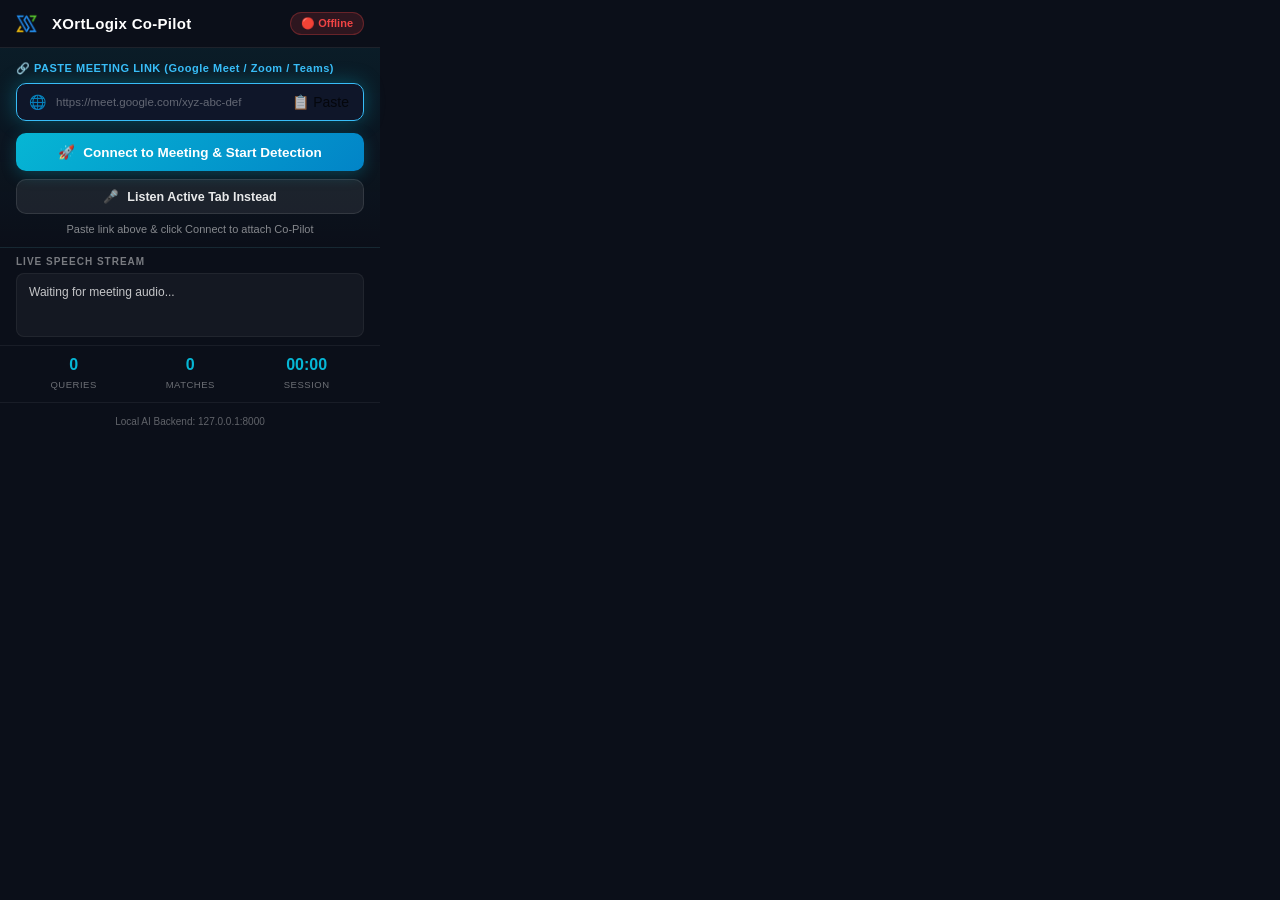
<file: rag_sales_assistant_local_ui/chrome_extension/popup/popup.html>
<!DOCTYPE html>
<html lang="en">
<head>
  <meta charset="UTF-8">
  <link rel="stylesheet" href="popup.css">
  <title>Sales Co-Pilot</title>
</head>
<body>
  <!-- Header -->
  <div class="popup-header">
    <div class="logo-section">
      <img src="../icons/icon48.png" style="height:22px; width:22px; margin-right:6px; vertical-align:middle;" />
      <span class="logo-text">XOrtLogix Co-Pilot</span>
    </div>
    <span id="backendStatus" class="status-badge offline">🔴 Offline</span>
  </div>

  <!-- Meeting Connection Section -->
  <div class="meeting-connect-section">
    <div class="section-label-prominent">🔗 PASTE MEETING LINK (Google Meet / Zoom / Teams)</div>
    <div class="input-group prominent">
      <span class="input-icon">🌐</span>
      <input type="text" id="meetingUrlInput" placeholder="https://meet.google.com/xyz-abc-def" autofocus autocomplete="off" />
      <button id="btnPasteUrl" class="icon-btn" title="Paste from clipboard">📋 Paste</button>
    </div>
    
    <div class="button-group">
      <button id="btnConnectMeeting" class="connect-btn primary glowing">
        <span class="btn-icon">🚀</span>
        <span id="connectBtnText">Connect to Meeting & Start Detection</span>
      </button>
      <button id="btnToggleCapture" class="capture-btn secondary">
        <span class="btn-icon">🎤</span>
        <span id="btnText">Listen Active Tab Instead</span>
      </button>
    </div>
    <p id="captureStatus" class="capture-status">Paste link above & click Connect to attach Co-Pilot</p>
  </div>

  <!-- Live Transcript Preview -->
  <div class="transcript-section">
    <div class="section-label">Live Speech Stream</div>
    <div id="liveTranscript" class="transcript-box">Waiting for meeting audio...</div>
  </div>

  <!-- Last Strategy Found -->
  <div class="strategy-section" id="strategySection" style="display:none">
    <div class="section-label">🎯 Detected Objection & Strategy</div>
    <div id="lastStrategy" class="strategy-preview"></div>
  </div>

  <!-- Stats Row -->
  <div class="stats-row">
    <div class="stat"><span id="queryCount">0</span><small>Queries</small></div>
    <div class="stat"><span id="matchCount">0</span><small>Matches</small></div>
    <div class="stat"><span id="sessionTime">00:00</span><small>Session</small></div>
  </div>

  <!-- Footer -->
  <div class="popup-footer">
    <small>Local AI Backend: <span id="backendUrl">127.0.0.1:8000</span></small>
  </div>

  <script src="popup.js"></script>
</body>
</html>
</file>
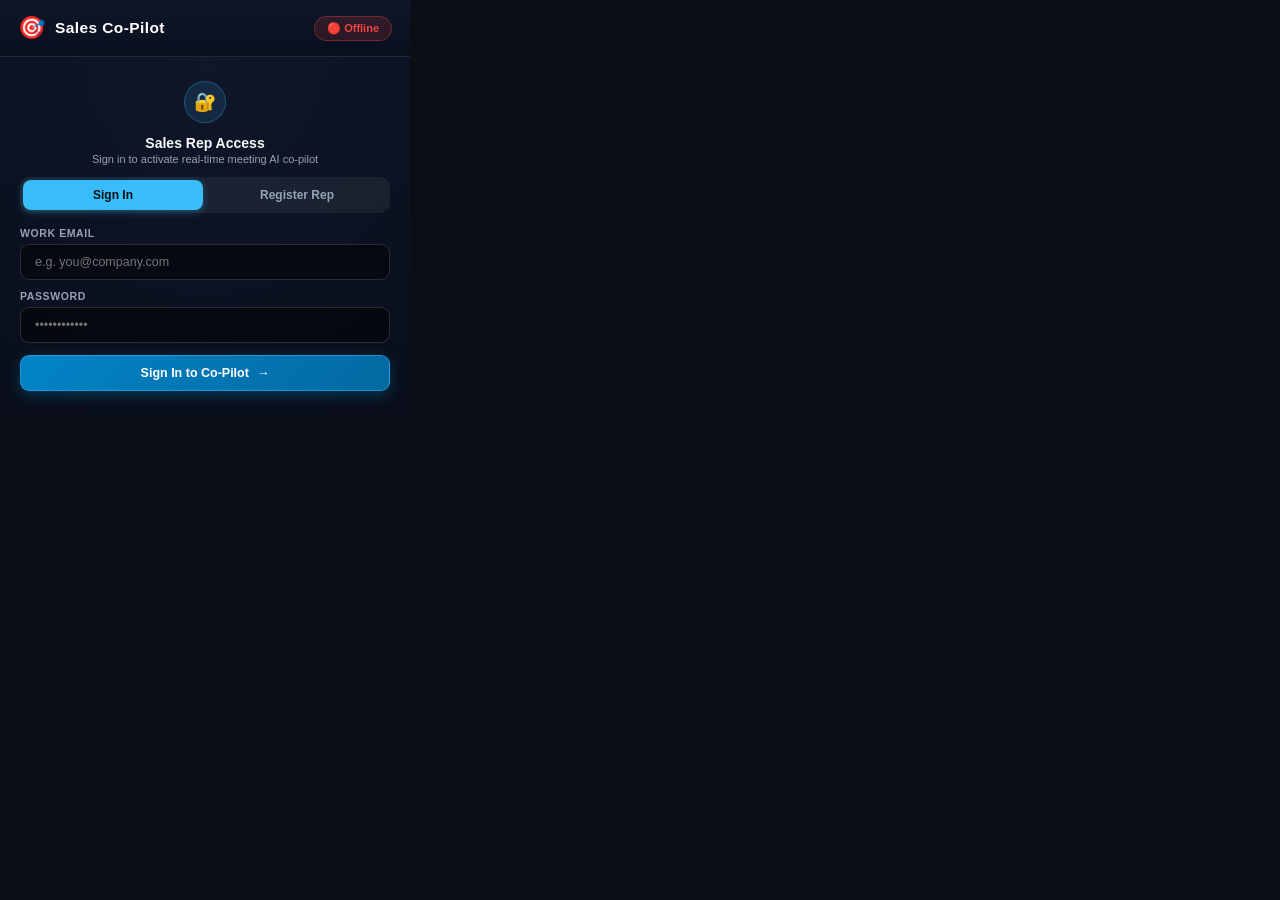
<file: Sales_CoPilot_Chrome_Extension/unpacked_extension/popup/popup.html>
<!DOCTYPE html>
<html lang="en">
<head>
  <meta charset="UTF-8">
  <link rel="stylesheet" href="popup.css">
  <title>Sales Co-Pilot Extension</title>
</head>
<body>
  <!-- Top Header -->
  <div class="popup-header">
    <div class="logo-section">
      <span class="logo-icon">🎯</span>
      <span class="logo-text">Sales Co-Pilot</span>
    </div>
    <div style="display:flex; align-items:center; gap:8px;">
      <button id="btnHeaderUploadDoc" class="header-action-btn" style="display:none;" title="Upload custom playbook & generate strategies">
        <span>📤 Upload Playbook</span>
      </button>
      <span id="backendStatus" class="status-badge offline">🔴 Offline</span>
    </div>
  </div>

  <!-- Hidden File Input for Direct Playbook Upload -->
  <input type="file" id="popupFileInput" accept=".pdf,.docx,.txt,.csv" style="display:none;" />

  <!-- ========================================================================= -->
  <!-- 🔐 VIEW 1: AUTHENTICATION VIEW (SIGN IN / REGISTER ONLY) -->
  <!-- ========================================================================= -->
  <div id="authLoggedOutView" class="auth-gate-card" style="display:block;">
    <div class="auth-card-title">
      <div class="auth-lock-circle">🔐</div>
      <div style="font-weight:700; font-size:14px; color:#f8fafc; margin-top:6px;">Sales Rep Access</div>
      <div style="font-size:11px; color:#94a3b8; margin-top:2px;">Sign in to activate real-time meeting AI co-pilot</div>
    </div>

    <div id="authSuccessMsg" class="auth-success-pill" style="display:none;"></div>

    <div class="auth-toggle-row" style="margin-top:12px;">
      <button type="button" id="btnTabLogin" class="tab-btn active">Sign In</button>
      <button type="button" id="btnTabRegister" class="tab-btn">Register Rep</button>
    </div>

    <!-- Login Form -->
    <form id="formMiniLogin" style="display:block; margin-top:10px;">
      <div class="form-field">
        <label class="field-label">Work Email</label>
        <input type="email" id="txtPopupEmail" placeholder="e.g. you@company.com" required autocomplete="email" />
      </div>
      <div class="form-field" style="margin-top:8px;">
        <label class="field-label">Password</label>
        <input type="password" id="txtPopupPassword" placeholder="••••••••••••" required autocomplete="current-password" />
      </div>
      <button type="submit" id="btnPopupLogin" class="btn-auth-action" style="margin-top:12px;">
        <span>Sign In to Co-Pilot</span> &rarr;
      </button>
    </form>

    <!-- Register Form -->
    <form id="formMiniRegister" style="display:none; margin-top:10px;">
      <div class="form-field">
        <label class="field-label">Full Name</label>
        <input type="text" id="txtPopupRegName" placeholder="e.g. Hamza Tariq" required />
      </div>
      <div class="form-field" style="margin-top:8px;">
        <label class="field-label">Work Email</label>
        <input type="email" id="txtPopupRegEmail" placeholder="e.g. rep@xortlogix.com" required />
      </div>
      <div class="form-field" style="margin-top:8px;">
        <label class="field-label">Password</label>
        <input type="password" id="txtPopupRegPassword" placeholder="Create password..." required />
      </div>
      <button type="submit" id="btnPopupRegister" class="btn-auth-action" style="margin-top:12px;">
        <span>Create Sales Rep Account</span> &rarr;
      </button>
    </form>

    <div id="authErrorMsg" class="auth-error-pill" style="display:none;"></div>
  </div>

  <!-- ========================================================================= -->
  <!-- 🚀 VIEW 2: AUTHENTICATED MAIN DASHBOARD VIEW (ONLY VISIBLE WHEN LOGGED IN) -->
  <!-- ========================================================================= -->
  <div id="mainDashboardView" style="display:none;">
    
    <!-- User Profile Bar -->
    <div class="auth-strip" id="authLoggedInView" style="display:flex; justify-content:space-between; align-items:center;">
      <div class="user-info-badge">
        <span id="userRoleEmoji" style="font-size:14px;">👤</span>
        <span id="userDisplayName" style="font-weight:600; color:#38bdf8; font-size:12px;">Sales Rep</span>
        <span id="userRoleBadge" class="role-pill">Rep</span>
      </div>
      <button id="btnLogout" class="btn-logout" title="Sign Out of Co-Pilot">✕</button>
    </div>

    <!-- Active Strategy Knowledge Status -->
    <div class="kb-strip" id="kbStrip">
      <div class="kb-label" style="display:flex; align-items:center; gap:6px; overflow:hidden;">
        <span>📚</span>
        <span id="lblActiveDocName" style="color:#38bdf8; font-weight:600; white-space:nowrap; overflow:hidden; text-overflow:ellipsis; max-width:170px;">zoom.pdf</span>
      </div>
      <div style="display:flex; align-items:center; gap:6px;">
        <span id="lblActiveDocCards" class="cards-count-pill">70 Cards</span>
        <button id="btnUploadDocMini" class="btn-mini-upload" title="Upload custom playbook documents">📤 Upload</button>
      </div>
    </div>

    <!-- Upload Status Alert Box -->
    <div id="uploadStatusAlert" class="upload-alert" style="display:none;"></div>

    <!-- Meeting Connection Section -->
    <div class="meeting-connect-section">
      <div class="section-label-prominent">🔗 LIVE MEETING HOOK (Google Meet / Zoom / Teams)</div>
      <div class="input-group prominent">
        <span class="input-icon">🌐</span>
        <input type="text" id="meetingUrlInput" placeholder="https://meet.google.com/xyz-abc-def" autofocus autocomplete="off" />
        <button id="btnPasteUrl" class="icon-btn" title="Paste from clipboard">📋 Paste</button>
      </div>
      
      <div class="button-group">
        <button id="btnConnectMeeting" class="connect-btn primary glowing">
          <span class="btn-icon">🚀</span>
          <span id="connectBtnText">Connect Meeting & Start Co-Pilot</span>
        </button>
        <button id="btnToggleCapture" class="capture-btn secondary">
          <span class="btn-icon">🎤</span>
          <span id="btnText">Listen Active Tab Instead</span>
        </button>
      </div>
      <p id="captureStatus" class="capture-status">Paste meeting link or attach to current tab</p>
    </div>

    <!-- Live Transcript Preview -->
    <div class="transcript-section">
      <div class="section-label">Live Speech Stream</div>
      <div id="liveTranscript" class="transcript-box">Waiting for meeting audio...</div>
    </div>

    <!-- Last Strategy Found -->
    <div class="strategy-section" id="strategySection" style="display:none">
      <div class="section-label">🎯 Detected Objection & Strategy</div>
      <div id="lastStrategy" class="strategy-preview"></div>
    </div>

    <!-- Stats Row -->
    <div class="stats-row">
      <div class="stat"><span id="queryCount">0</span><small>Queries</small></div>
      <div class="stat"><span id="matchCount">0</span><small>Matches</small></div>
      <div class="stat"><span id="sessionTime">00:00</span><small>Session</small></div>
    </div>

    <!-- Footer with link to Full Cockpit -->
    <div class="popup-footer">
      <a href="http://127.0.0.1:8000" target="_blank" id="lnkOpenCockpit" style="color:#38bdf8; text-decoration:none; font-weight:600; font-size:11px;">
        🖥️ Open Full Web Cockpit & Upload Docs &rarr;
      </a>
    </div>

  </div>

  <!-- ========================================================================= -->
  <!-- ⚡ VIEW 3: DEDICATED EMBEDDINGS & CHUNKING CONVERSION SCREEN -->
  <!-- ========================================================================= -->
  <div id="uploadProcessingView" class="processing-card" style="display:none;">
    <div class="processing-spinner-wrap">
      <div class="processing-spinner"></div>
      <div class="processing-spinner-inner">⚡</div>
    </div>
    
    <h3 class="processing-title" id="lblProcessingTitle">Converting to Embeddings...</h3>
    
    <div class="processing-file-badge" id="lblProcessingFileName">
      📄 playbook.pdf (43.0 KB)
    </div>

    <p class="processing-desc" id="lblProcessingDesc">
      Your document is being parsed, chunked, and converted into neural vector embeddings. Kindly wait a moment...
    </p>

    <div class="processing-steps">
      <div class="proc-step active" id="step1">
        <span class="step-dot">●</span> <span>1. Extracting text & Q&A battlecards</span>
      </div>
      <div class="proc-step active" id="step2">
        <span class="step-dot spin">◐</span> <span>2. Generating vector embeddings in ChromaDB</span>
      </div>
      <div class="proc-step" id="step3">
        <span class="step-dot">☁️</span> <span>3. Syncing backup to Admin Google Drive</span>
      </div>
    </div>

    <div id="uploadSuccessBanner" class="proc-success-pill" style="display:none;">
      🎉 Strategy Battlecards Generated & Ingested!
    </div>
  </div>

  <script src="popup.js"></script>
</body>
</html>
</file>
<file: rag_sales_assistant_local_ui/chrome_extension/popup/popup.css>
body {
  width: 380px;
  min-height: auto;
  background: #0b0f19;
  color: white;
  font-family: 'Inter', -apple-system, BlinkMacSystemFont, 'Segoe UI', Roboto, sans-serif;
  margin: 0;
  padding: 0;
}

.popup-header {
  display: flex;
  flex-direction: row;
  justify-content: space-between;
  align-items: center;
  padding: 12px 16px;
  border-bottom: 1px solid rgba(255, 255, 255, 0.08);
}

.logo-section {
  display: flex;
  align-items: center;
  gap: 8px;
}

.logo-icon {
  font-size: 20px;
}

.logo-text {
  font-weight: 700;
  font-size: 15px;
  color: white;
  letter-spacing: 0.3px;
}

.status-badge {
  font-size: 11px;
  padding: 4px 10px;
  border-radius: 20px;
  font-weight: 600;
  background: rgba(255, 255, 255, 0.06);
}

.status-badge.online {
  background: rgba(16, 185, 129, 0.15);
  color: #10b981;
  border: 1px solid rgba(16, 185, 129, 0.3);
}

.status-badge.offline {
  background: rgba(239, 68, 68, 0.15);
  color: #ef4444;
  border: 1px solid rgba(239, 68, 68, 0.3);
}

.meeting-connect-section {
  padding: 14px 16px 10px;
  background: linear-gradient(180deg, rgba(6, 182, 212, 0.08) 0%, transparent 100%);
  border-bottom: 1px solid rgba(255, 255, 255, 0.05);
}

.section-label-prominent {
  font-size: 11px;
  font-weight: 700;
  letter-spacing: 0.5px;
  color: #38bdf8;
  margin-bottom: 8px;
  display: flex;
  align-items: center;
  gap: 5px;
}

.input-group.prominent {
  display: flex;
  align-items: center;
  background: rgba(15, 23, 42, 0.8);
  border: 1.5px solid rgba(6, 182, 212, 0.5);
  border-radius: 10px;
  padding: 6px 8px 6px 12px;
  margin-bottom: 12px;
  box-shadow: 0 0 15px rgba(6, 182, 212, 0.15);
  transition: all 0.25s ease;
}

.input-group.prominent:focus-within {
  border-color: #38bdf8;
  background: rgba(15, 23, 42, 0.95);
  box-shadow: 0 0 20px rgba(6, 182, 212, 0.35);
}

.connect-btn.glowing {
  box-shadow: 0 4px 18px rgba(6, 182, 212, 0.4);
  font-size: 13.5px;
}

.input-group:focus-within {
  border-color: #06b6d4;
  background: rgba(6, 182, 212, 0.06);
  box-shadow: 0 0 0 2px rgba(6, 182, 212, 0.2);
}

.input-icon {
  font-size: 14px;
  margin-right: 8px;
  opacity: 0.7;
}

#meetingUrlInput {
  flex: 1;
  background: transparent;
  border: none;
  color: #ffffff;
  font-size: 12px;
  outline: none;
  font-family: inherit;
}

#meetingUrlInput::placeholder {
  color: rgba(255, 255, 255, 0.35);
  font-size: 11.5px;
}

.icon-btn {
  background: transparent;
  border: none;
  cursor: pointer;
  padding: 4px 6px;
  font-size: 14px;
  opacity: 0.7;
  transition: opacity 0.2s;
}

.icon-btn:hover {
  opacity: 1;
}

.button-group {
  display: flex;
  flex-direction: column;
  gap: 8px;
}

.connect-btn, .capture-btn {
  width: 100%;
  padding: 11px 0;
  border-radius: 10px;
  font-size: 13.5px;
  font-weight: 600;
  cursor: pointer;
  border: none;
  transition: all 0.25s ease;
  display: flex;
  justify-content: center;
  align-items: center;
  gap: 8px;
  font-family: inherit;
}

.connect-btn.primary {
  background: linear-gradient(135deg, #06b6d4, #0284c7);
  color: white;
  box-shadow: 0 4px 15px rgba(6, 182, 212, 0.25);
}

.connect-btn.primary:hover {
  background: linear-gradient(135deg, #0891b2, #0369a1);
  transform: translateY(-1px);
  box-shadow: 0 6px 20px rgba(6, 182, 212, 0.35);
}

.capture-btn.secondary {
  background: rgba(255, 255, 255, 0.07);
  color: rgba(255, 255, 255, 0.9);
  border: 1px solid rgba(255, 255, 255, 0.1);
  padding: 9px 0;
  font-size: 12.5px;
}

.capture-btn.secondary:hover {
  background: rgba(255, 255, 255, 0.12);
  border-color: rgba(255, 255, 255, 0.2);
}

.capture-btn.active, .connect-btn.active {
  background: linear-gradient(135deg, #ef4444, #dc2626) !important;
  color: white;
  box-shadow: 0 4px 15px rgba(239, 68, 68, 0.3);
}

.capture-status {
  font-size: 11px;
  color: rgba(255, 255, 255, 0.5);
  margin-top: 8px;
  margin-bottom: 0;
  text-align: center;
  line-height: 1.4;
}

.transcript-section {
  padding: 8px 16px;
}

.section-label {
  font-size: 10px;
  text-transform: uppercase;
  letter-spacing: 1px;
  color: rgba(255, 255, 255, 0.45);
  margin-bottom: 6px;
  font-weight: 600;
}

.transcript-box {
  background: rgba(255, 255, 255, 0.04);
  padding: 10px 12px;
  border-radius: 8px;
  font-size: 12px;
  line-height: 1.45;
  color: rgba(255, 255, 255, 0.75);
  min-height: 42px;
  max-height: 70px;
  overflow-y: auto;
  border: 1px solid rgba(255, 255, 255, 0.06);
}

.strategy-section {
  padding: 8px 16px;
}

.strategy-preview {
  background: rgba(6, 182, 212, 0.08);
  border: 1px solid rgba(6, 182, 212, 0.25);
  padding: 10px 12px;
  border-radius: 8px;
  font-size: 12px;
  line-height: 1.45;
  color: #38bdf8;
}

.stats-row {
  display: flex;
  justify-content: space-around;
  padding: 10px 16px;
  border-top: 1px solid rgba(255, 255, 255, 0.06);
}

.stat {
  text-align: center;
}

.stat span {
  font-size: 16px;
  font-weight: 700;
  color: #06b6d4;
  display: block;
}

.stat small {
  font-size: 9.5px;
  color: rgba(255, 255, 255, 0.4);
  text-transform: uppercase;
  letter-spacing: 0.5px;
}

.popup-footer {
  text-align: center;
  padding: 8px;
  border-top: 1px solid rgba(255, 255, 255, 0.06);
}

.popup-footer small {
  color: rgba(255, 255, 255, 0.35);
  font-size: 10px;
}
</file>
<file: Sales_CoPilot_Chrome_Extension/unpacked_extension/popup/popup.css>
body {
  width: 410px;
  min-height: auto;
  background: #090e17;
  color: #f8fafc;
  font-family: 'Inter', -apple-system, BlinkMacSystemFont, 'Segoe UI', Roboto, Helvetica, Arial, sans-serif;
  margin: 0;
  padding: 0;
  box-sizing: border-box;
  -webkit-font-smoothing: antialiased;
}

* {
  box-sizing: border-box;
}

/* --- Top Header --- */
.popup-header {
  display: flex;
  flex-direction: row;
  justify-content: space-between;
  align-items: center;
  padding: 15px 18px;
  background: linear-gradient(180deg, rgba(15, 23, 42, 0.95) 0%, rgba(10, 15, 30, 0.95) 100%);
  border-bottom: 1px solid rgba(255, 255, 255, 0.08);
}

.logo-section {
  display: flex;
  align-items: center;
  gap: 10px;
}

.logo-icon {
  font-size: 22px;
  display: flex;
  align-items: center;
}

.logo-text {
  font-weight: 800;
  font-size: 15.5px;
  color: #ffffff;
  letter-spacing: 0.4px;
}

.status-badge {
  font-size: 11px;
  padding: 5px 12px;
  border-radius: 20px;
  font-weight: 700;
  background: rgba(255, 255, 255, 0.06);
  display: inline-flex;
  align-items: center;
  gap: 5px;
}

.status-badge.online {
  background: rgba(16, 185, 129, 0.15);
  color: #10b981;
  border: 1px solid rgba(16, 185, 129, 0.35);
  box-shadow: 0 0 10px rgba(16, 185, 129, 0.15);
}

.status-badge.offline {
  background: rgba(239, 68, 68, 0.15);
  color: #ef4444;
  border: 1px solid rgba(239, 68, 68, 0.35);
}

.header-action-btn {
  background: linear-gradient(135deg, rgba(6, 182, 212, 0.2), rgba(14, 165, 233, 0.2));
  border: 1px solid rgba(56, 189, 248, 0.45);
  color: #38bdf8;
  padding: 5px 12px;
  border-radius: 8px;
  font-size: 11px;
  font-weight: 700;
  cursor: pointer;
  display: flex;
  align-items: center;
  gap: 6px;
  transition: all 0.2s ease;
}

.header-action-btn:hover {
  background: rgba(56, 189, 248, 0.35);
  color: #ffffff;
  border-color: #38bdf8;
  transform: translateY(-1px);
}

/* --- Auth Gate Card (Logged Out View) --- */
.auth-gate-card {
  padding: 24px 20px;
  background: radial-gradient(circle at top, rgba(15, 23, 42, 0.98) 0%, rgba(9, 14, 26, 0.98) 100%);
  min-height: 330px;
}

.auth-card-title {
  text-align: center;
  margin-bottom: 12px;
}

.auth-lock-circle {
  display: inline-flex;
  align-items: center;
  justify-content: center;
  width: 42px;
  height: 42px;
  border-radius: 50%;
  background: rgba(56, 189, 248, 0.12);
  border: 1px solid rgba(56, 189, 248, 0.3);
  font-size: 18px;
  margin-bottom: 6px;
}

.form-field {
  display: flex;
  flex-direction: column;
  gap: 5px;
  margin-bottom: 10px;
}

.field-label {
  font-size: 10.5px;
  text-transform: uppercase;
  letter-spacing: 0.6px;
  font-weight: 700;
  color: #94a3b8;
}

.auth-gate-card input {
  width: 100%;
  box-sizing: border-box;
  background: rgba(0, 0, 0, 0.45);
  border: 1px solid rgba(255, 255, 255, 0.14);
  color: white;
  padding: 10px 14px;
  border-radius: 9px;
  font-size: 12.5px;
  outline: none;
  transition: all 0.2s ease;
}

.auth-gate-card input:focus {
  border-color: #38bdf8;
  background: rgba(15, 23, 42, 0.95);
  box-shadow: 0 0 14px rgba(56, 189, 248, 0.25);
}

.auth-error-pill {
  margin-top: 12px;
  padding: 9px 14px;
  border-radius: 8px;
  font-size: 11.5px;
  text-align: center;
  background: rgba(239, 68, 68, 0.15);
  color: #f87171;
  border: 1px solid rgba(239, 68, 68, 0.35);
  line-height: 1.4;
}

.auth-success-pill {
  margin-top: 12px;
  padding: 9px 14px;
  border-radius: 8px;
  font-size: 11.5px;
  text-align: center;
  background: rgba(16, 185, 129, 0.15);
  color: #34d399;
  border: 1px solid rgba(16, 185, 129, 0.35);
  line-height: 1.4;
}

.auth-toggle-row {
  display: flex;
  background: rgba(255, 255, 255, 0.06);
  border-radius: 10px;
  padding: 3px;
  gap: 4px;
  margin-bottom: 14px;
}

.tab-btn {
  flex: 1;
  background: none;
  border: none;
  color: #94a3b8;
  padding: 8px;
  font-size: 12px;
  font-weight: 700;
  border-radius: 8px;
  cursor: pointer;
  transition: all 0.2s ease;
}

.tab-btn.active {
  background: #38bdf8;
  color: #090e17;
  box-shadow: 0 2px 8px rgba(56, 189, 248, 0.3);
}

.btn-auth-action {
  width: 100%;
  background: linear-gradient(135deg, #0284c7 0%, #0369a1 100%);
  border: 1px solid rgba(56, 189, 248, 0.5);
  color: white;
  padding: 10px 14px;
  border-radius: 9px;
  font-size: 12.5px;
  font-weight: 700;
  cursor: pointer;
  transition: all 0.2s ease;
  box-shadow: 0 4px 14px rgba(2, 132, 199, 0.35);
  display: flex;
  justify-content: center;
  align-items: center;
  gap: 8px;
}

.btn-auth-action:hover {
  background: linear-gradient(135deg, #0369a1 0%, #075985 100%);
  transform: translateY(-1px);
}

/* --- Auth Strip (Logged In View) --- */
.auth-strip {
  padding: 12px 18px;
  background: rgba(15, 23, 42, 0.95);
  border-bottom: 1px solid rgba(255, 255, 255, 0.08);
}

.user-info-badge {
  display: flex;
  align-items: center;
  gap: 10px;
}

.role-pill {
  background: rgba(56, 189, 248, 0.15);
  color: #38bdf8;
  border: 1px solid rgba(56, 189, 248, 0.35);
  font-size: 10px;
  padding: 3px 8px;
  border-radius: 12px;
  font-weight: 700;
}

.btn-logout {
  background: rgba(239, 68, 68, 0.15);
  border: 1px solid rgba(239, 68, 68, 0.35);
  color: #f87171;
  border-radius: 50%;
  width: 26px;
  height: 26px;
  display: flex;
  align-items: center;
  justify-content: center;
  cursor: pointer;
  font-size: 12px;
  transition: all 0.2s ease;
}

.btn-logout:hover {
  background: rgba(239, 68, 68, 0.3);
  transform: scale(1.05);
}

/* --- Knowledge Base Strip --- */
.kb-strip {
  display: flex;
  justify-content: space-between;
  align-items: center;
  padding: 11px 18px;
  background: rgba(6, 182, 212, 0.08);
  border-bottom: 1px solid rgba(6, 182, 212, 0.18);
  font-size: 12px;
}

.cards-count-pill {
  background: rgba(16, 185, 129, 0.15);
  color: #10b981;
  border: 1px solid rgba(16, 185, 129, 0.35);
  padding: 3px 9px;
  border-radius: 12px;
  font-size: 10.5px;
  font-weight: 700;
}

.btn-mini-upload {
  background: rgba(56, 189, 248, 0.15);
  border: 1px solid rgba(56, 189, 248, 0.4);
  color: #38bdf8;
  padding: 3px 9px;
  border-radius: 8px;
  font-size: 10.5px;
  font-weight: 700;
  cursor: pointer;
  transition: all 0.2s ease;
}

.btn-mini-upload:hover {
  background: #38bdf8;
  color: #090e17;
}

.upload-alert {
  padding: 8px 14px;
  background: rgba(6, 182, 212, 0.15);
  border-bottom: 1px solid rgba(6, 182, 212, 0.25);
  font-size: 11.5px;
  color: #38bdf8;
  text-align: center;
  font-weight: 600;
}

/* --- Meeting Connect Section --- */
.meeting-connect-section {
  padding: 16px 18px 12px;
  background: linear-gradient(180deg, rgba(6, 182, 212, 0.08) 0%, transparent 100%);
  border-bottom: 1px solid rgba(255, 255, 255, 0.06);
}

.section-label-prominent {
  font-size: 11px;
  font-weight: 800;
  letter-spacing: 0.6px;
  color: #38bdf8;
  margin-bottom: 10px;
  display: flex;
  align-items: center;
  gap: 6px;
}

.input-group.prominent {
  display: flex;
  align-items: center;
  background: rgba(15, 23, 42, 0.85);
  border: 1.5px solid rgba(6, 182, 212, 0.45);
  border-radius: 11px;
  padding: 8px 10px 8px 14px;
  margin-bottom: 14px;
  box-shadow: 0 0 15px rgba(6, 182, 212, 0.12);
  transition: all 0.25s ease;
}

.input-group.prominent:focus-within {
  border-color: #38bdf8;
  background: rgba(15, 23, 42, 0.98);
  box-shadow: 0 0 22px rgba(6, 182, 212, 0.3);
}

.input-icon {
  font-size: 15px;
  margin-right: 8px;
  opacity: 0.8;
}

#meetingUrlInput {
  flex: 1;
  background: transparent;
  border: none;
  color: #ffffff;
  font-size: 12.5px;
  outline: none;
  font-family: inherit;
}

#meetingUrlInput::placeholder {
  color: rgba(255, 255, 255, 0.35);
  font-size: 12px;
}

.icon-btn {
  background: rgba(255, 255, 255, 0.06);
  border: 1px solid rgba(255, 255, 255, 0.12);
  color: #cbd5e1;
  border-radius: 7px;
  cursor: pointer;
  padding: 4px 8px;
  font-size: 11.5px;
  font-weight: 600;
  transition: all 0.2s ease;
}

.icon-btn:hover {
  background: rgba(56, 189, 248, 0.2);
  color: #38bdf8;
  border-color: rgba(56, 189, 248, 0.4);
}

/* --- Action Buttons (Spacious & Clean) --- */
.button-group {
  display: flex;
  flex-direction: column;
  gap: 10px;
}

.connect-btn, .capture-btn {
  width: 100%;
  padding: 12px 16px;
  border-radius: 11px;
  font-size: 13.5px;
  font-weight: 700;
  cursor: pointer;
  border: none;
  transition: all 0.25s cubic-bezier(0.16, 1, 0.3, 1);
  display: flex;
  justify-content: center;
  align-items: center;
  gap: 9px;
  font-family: inherit;
}

.connect-btn.primary {
  background: linear-gradient(135deg, #0284c7 0%, #0369a1 100%);
  color: white;
  border: 1px solid rgba(56, 189, 248, 0.5);
  box-shadow: 0 4px 18px rgba(2, 132, 199, 0.35);
}

.connect-btn.primary:hover {
  background: linear-gradient(135deg, #0369a1 0%, #075985 100%);
  transform: translateY(-1px);
  box-shadow: 0 6px 22px rgba(2, 132, 199, 0.45);
}

.capture-btn.secondary {
  background: rgba(255, 255, 255, 0.06);
  color: #e2e8f0;
  border: 1px solid rgba(255, 255, 255, 0.12);
  padding: 10px 14px;
  font-size: 12.5px;
}

.capture-btn.secondary:hover {
  background: rgba(255, 255, 255, 0.12);
  border-color: rgba(255, 255, 255, 0.25);
  color: white;
}

.capture-btn.active, .connect-btn.active {
  background: linear-gradient(135deg, #ef4444, #dc2626) !important;
  color: white;
  box-shadow: 0 4px 18px rgba(239, 68, 68, 0.4);
}

.capture-status {
  font-size: 11.5px;
  color: rgba(255, 255, 255, 0.55);
  margin-top: 10px;
  margin-bottom: 0;
  text-align: center;
  line-height: 1.4;
}

/* --- Live Transcript Section --- */
.transcript-section {
  padding: 12px 18px 8px;
}

.section-label {
  font-size: 10.5px;
  text-transform: uppercase;
  letter-spacing: 0.8px;
  color: rgba(255, 255, 255, 0.5);
  margin-bottom: 7px;
  font-weight: 700;
}

.transcript-box {
  background: rgba(255, 255, 255, 0.04);
  padding: 12px 14px;
  border-radius: 10px;
  font-size: 12.5px;
  line-height: 1.5;
  color: rgba(255, 255, 255, 0.85);
  min-height: 48px;
  max-height: 80px;
  overflow-y: auto;
  border: 1px solid rgba(255, 255, 255, 0.08);
}

/* --- Strategy Section --- */
.strategy-section {
  padding: 10px 18px;
}

.strategy-preview {
  background: rgba(6, 182, 212, 0.09);
  border: 1px solid rgba(6, 182, 212, 0.3);
  padding: 12px 14px;
  border-radius: 10px;
  font-size: 12.5px;
  line-height: 1.5;
  color: #38bdf8;
}

/* --- Stats Row --- */
.stats-row {
  display: flex;
  justify-content: space-around;
  padding: 14px 18px;
  border-top: 1px solid rgba(255, 255, 255, 0.07);
}

.stat {
  text-align: center;
}

.stat span {
  font-size: 18px;
  font-weight: 800;
  color: #38bdf8;
  display: block;
}

.stat small {
  font-size: 10px;
  color: rgba(255, 255, 255, 0.45);
  text-transform: uppercase;
  letter-spacing: 0.6px;
  font-weight: 600;
  margin-top: 2px;
  display: block;
}

/* --- Popup Footer --- */
.popup-footer {
  text-align: center;
  padding: 12px 18px;
  border-top: 1px solid rgba(255, 255, 255, 0.07);
  background: rgba(15, 23, 42, 0.7);
}

/* ========================================================================= */
/* ⚡ DEDICATED PROCESSING & EMBEDDINGS SCREEN STYLES */
/* ========================================================================= */
.processing-card {
  padding: 30px 24px;
  background: radial-gradient(circle at top, rgba(15, 23, 42, 0.98) 0%, rgba(9, 14, 26, 0.98) 100%);
  display: flex;
  flex-direction: column;
  align-items: center;
  text-align: center;
  min-height: 380px;
}

.processing-spinner-wrap {
  position: relative;
  width: 64px;
  height: 64px;
  margin-bottom: 18px;
  display: flex;
  align-items: center;
  justify-content: center;
}

.processing-spinner {
  position: absolute;
  width: 64px;
  height: 64px;
  border-radius: 50%;
  border: 3px solid rgba(56, 189, 248, 0.15);
  border-top-color: #38bdf8;
  border-right-color: #06b6d4;
  animation: spinLoader 1s linear infinite;
}

.processing-spinner-inner {
  font-size: 24px;
  animation: pulseIcon 1.5s ease-in-out infinite;
}

@keyframes spinLoader {
  to { transform: rotate(360deg); }
}

@keyframes pulseIcon {
  0%, 100% { transform: scale(1); opacity: 0.8; }
  50% { transform: scale(1.15); opacity: 1; color: #38bdf8; }
}

.processing-title {
  font-size: 16px;
  font-weight: 800;
  color: #f8fafc;
  margin-bottom: 10px;
  letter-spacing: 0.3px;
}

.processing-file-badge {
  background: rgba(56, 189, 248, 0.12);
  border: 1px solid rgba(56, 189, 248, 0.35);
  color: #38bdf8;
  padding: 6px 14px;
  border-radius: 20px;
  font-size: 12px;
  font-weight: 700;
  margin-bottom: 14px;
  display: inline-flex;
  align-items: center;
  gap: 6px;
  max-width: 90%;
  overflow: hidden;
  text-overflow: ellipsis;
  white-space: nowrap;
}

.processing-desc {
  font-size: 12px;
  color: #94a3b8;
  line-height: 1.5;
  margin-bottom: 20px;
}

.processing-steps {
  width: 100%;
  background: rgba(0, 0, 0, 0.3);
  border: 1px solid rgba(255, 255, 255, 0.08);
  border-radius: 12px;
  padding: 12px 16px;
  display: flex;
  flex-direction: column;
  gap: 10px;
  text-align: left;
  margin-bottom: 16px;
}

.proc-step {
  display: flex;
  align-items: center;
  gap: 10px;
  font-size: 11.5px;
  color: #64748b;
  font-weight: 600;
}

.proc-step.active {
  color: #38bdf8;
}

.step-dot {
  font-size: 12px;
}

.step-dot.spin {
  display: inline-block;
  animation: spinLoader 1.5s linear infinite;
  color: #38bdf8;
}

.proc-success-pill {
  width: 100%;
  padding: 10px 14px;
  background: rgba(16, 185, 129, 0.15);
  border: 1px solid rgba(16, 185, 129, 0.35);
  color: #34d399;
  border-radius: 8px;
  font-size: 12.5px;
  font-weight: 700;
  text-align: center;
  animation: popScale 0.3s ease-out;
}
</file>
